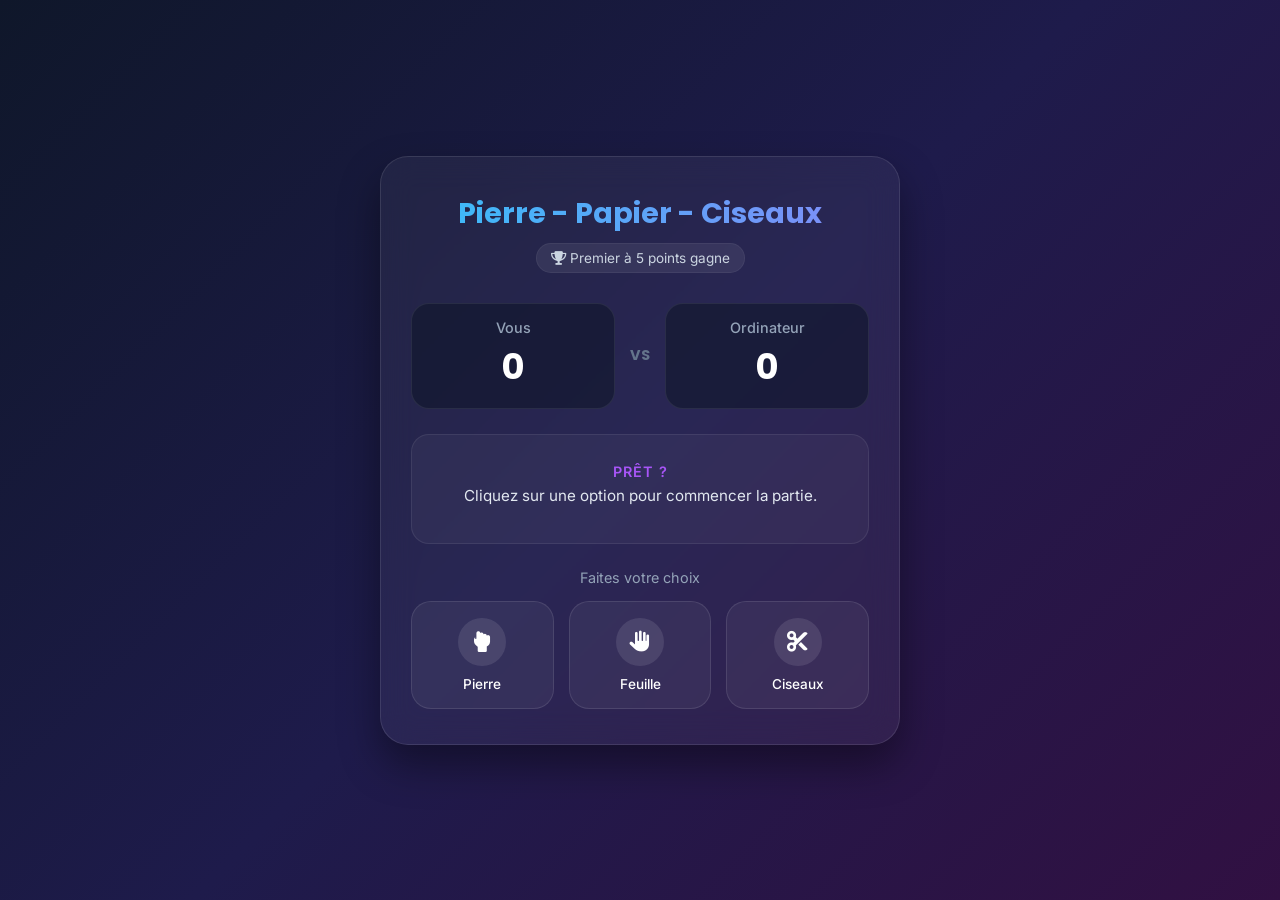
<file: web/index.html>
<!DOCTYPE html>
<html lang="fr">
<head>
    <meta charset="UTF-8">
    <meta name="viewport" content="width=device-width, initial-scale=1.0">
    <title>Pierre - Papier - Ciseaux</title>
    <!-- FontAwesome pour les icônes -->
    <link rel="stylesheet" href="https://cdnjs.cloudflare.com/ajax/libs/font-awesome/6.5.1/css/all.min.css">
    <!-- Polices Google Fonts (Poppins & Inter) -->
    <link rel="preconnect" href="https://fonts.googleapis.com">
    <link rel="preconnect" href="https://fonts.gstatic.com" crossorigin>
    <link href="https://fonts.googleapis.com/css2?family=Poppins:wght@600;700&family=Inter:wght@400;500;600&display=swap" rel="stylesheet">
    <link rel="stylesheet" href="style.css">
</head>
<body>

    <main class="game-card">
        <header class="header">
            <h1>Pierre - Papier - Ciseaux</h1>
            <span class="subtitle-badge"><i class="fa-solid fa-trophy"></i> Premier à 5 points gagne</span>
        </header>

        <!-- Section des Scores -->
        <section id="scores">
            <div class="score-card player">
                <span class="score-label">Vous</span>
                <span id="user-score" class="score-value">0</span>
            </div>
            
            <div class="score-divider">VS</div>

            <div class="score-card computer">
                <span class="score-label">Ordinateur</span>
                <span id="computer-score" class="score-value">0</span>
            </div>
        </section>

        <!-- Zone d'Information dynamique -->
        <section id="info" class="info-box">
            <p id="round" class="round-title">Prêt ?</p>
            <p id="choices" class="choices-text">Cliquez sur une option pour commencer la partie.</p>
            <p id="result" class="result-text"></p>
        </section>

        <!-- Choix des coups -->
        <section id="choix"> 
            <p class="section-title">Faites votre choix</p>
            <div class="btn-group">
                <button id="rock" class="btn-choice">
                    <div class="icon-wrapper">
                        <i class="fa-solid fa-hand-back-fist"></i>
                    </div>
                    <span>Pierre</span>
                </button>

                <button id="paper" class="btn-choice">
                    <div class="icon-wrapper">
                        <i class="fa-solid fa-hand"></i>
                    </div>
                    <span>Feuille</span>
                </button>

                <button id="cissor" class="btn-choice">
                    <div class="icon-wrapper">
                        <i class="fa-solid fa-scissors"></i>
                    </div>
                    <span>Ciseaux</span>
                </button>
            </div>
        </section>
    </main>

    <script src="script.js"></script>
</body>
</html>
</file>
<file: web/style.css>
* {
    margin: 0;
    padding: 0;
    box-sizing: border-box;
    font-family: 'Inter', sans-serif;
}

body {
    min-height: 100vh;
    display: flex;
    justify-content: center;
    align-items: center;
    background: linear-gradient(135deg, #0f172a 0%, #1e1b4b 50%, #311042 100%);
    color: #f8fafc;
    padding: 20px;
}

/* CARTE PRINCIPALE (Glassmorphism) */
.game-card {
    background: rgba(255, 255, 255, 0.05);
    backdrop-filter: blur(16px);
    -webkit-backdrop-filter: blur(16px);
    border: 1px solid rgba(255, 255, 255, 0.1);
    border-radius: 28px;
    padding: 35px 30px;
    width: 100%;
    max-width: 520px;
    box-shadow: 0 20px 40px rgba(0, 0, 0, 0.4);
    display: flex;
    flex-direction: column;
    gap: 25px;
    text-align: center;
    animation: fadeIn 0.8s ease-out;
}

/* Header */
h1 {
    font-family: 'Poppins', sans-serif;
    font-size: 1.8rem;
    font-weight: 700;
    background: linear-gradient(90deg, #38bdf8, #818cf8);
    -webkit-background-clip: text;
    -webkit-text-fill-color: transparent;
    margin-bottom: 8px;
}

.subtitle-badge {
    display: inline-block;
    font-size: 0.85rem;
    color: #cbd5e1;
    background: rgba(255, 255, 255, 0.08);
    padding: 6px 14px;
    border-radius: 20px;
    border: 1px solid rgba(255, 255, 255, 0.05);
}

/* TABLEAU DES SCORES */
#scores {
    display: flex;
    justify-content: space-between;
    align-items: center;
    gap: 15px;
    margin-top: 5px;
}

.score-card {
    flex: 1;
    background: rgba(15, 23, 42, 0.6);
    padding: 15px;
    border-radius: 18px;
    border: 1px solid rgba(255, 255, 255, 0.08);
    transition: transform 0.3s ease;
}

.score-label {
    display: block;
    font-size: 0.9rem;
    color: #94a3b8;
    margin-bottom: 4px;
    font-weight: 500;
}

.score-value {
    font-family: 'Poppins', sans-serif;
    font-size: 2.2rem;
    font-weight: 700;
    color: #ffffff;
}

.score-divider {
    font-family: 'Poppins', sans-serif;
    font-weight: 700;
    color: #64748b;
    font-size: 0.9rem;
}

/* ZONE D'INFO & RÉSULTAT */
.info-box {
    padding: 18px 20px;
    border-radius: 18px;
    background: rgba(255, 255, 255, 0.04);
    border: 1px solid rgba(255, 255, 255, 0.08);
    transition: all 0.3s cubic-bezier(0.4, 0, 0.2, 1);
    min-height: 110px;
    display: flex;
    flex-direction: column;
    justify-content: center;
    gap: 6px;
}

.round-title {
    font-weight: 600;
    font-size: 0.9rem;
    letter-spacing: 1px;
    text-transform: uppercase;
    color: #a855f7;
}

.choices-text {
    font-size: 0.95rem;
    color: #e2e8f0;
}

.result-text {
    font-family: 'Poppins', sans-serif;
    font-size: 1.1rem;
    font-weight: 600;
    margin-top: 4px;
}

/* BOUTONS DE CHOIX  */
.section-title {
    font-size: 0.9rem;
    color: #94a3b8;
    margin-bottom: 15px;
}

.btn-group {
    display: flex;
    justify-content: center;
    gap: 15px;
}

.btn-choice {
    flex: 1;
    background: rgba(255, 255, 255, 0.05);
    border: 1px solid rgba(255, 255, 255, 0.1);
    padding: 16px 10px;
    border-radius: 20px;
    color: #ffffff;
    cursor: pointer;
    display: flex;
    flex-direction: column;
    align-items: center;
    gap: 10px;
    transition: all 0.25s cubic-bezier(0.175, 0.885, 0.32, 1.275);
}

.icon-wrapper {
    width: 48px;
    height: 48px;
    background: rgba(255, 255, 255, 0.1);
    border-radius: 50%;
    display: flex;
    justify-content: center;
    align-items: center;
    font-size: 1.3rem;
    transition: background 0.3s ease;
}

.btn-choice span {
    font-size: 0.85rem;
    font-weight: 500;
}

/* Effets sur les boutons au survol */
.btn-choice:hover {
    transform: translateY(-6px);
    background: rgba(255, 255, 255, 0.12);
    border-color: rgba(255, 255, 255, 0.3);
    box-shadow: 0 10px 20px rgba(0, 0, 0, 0.3);
}

.btn-choice:hover .icon-wrapper {
    background: #6366f1;
    color: #ffffff;
}

/* Effet au Clic sur le bouton */
.btn-choice:active {
    transform: translateY(-2px) scale(0.96);
}

/*  ANIMATIONS & DYNAMIQUES  */
@keyframes fadeIn {
    from {
        opacity: 0;
        transform: translateY(20px);
    }
    to {
        opacity: 1;
        transform: translateY(0);
    }
}

/* Style pour le bouton Rejouer */
button:not(.btn-choice) {
    margin-top: 10px;
    background: linear-gradient(135deg, #6366f1, #a855f7);
    color: white;
    border: none;
    padding: 12px 24px;
    border-radius: 12px;
    font-weight: 600;
    cursor: pointer;
    box-shadow: 0 4px 15px rgba(99, 102, 241, 0.4);
    transition: transform 0.2s ease, box-shadow 0.2s ease;
}

button:not(.btn-choice):hover {
    transform: scale(1.04);
    box-shadow: 0 6px 20px rgba(99, 102, 241, 0.6);
}
</file>
